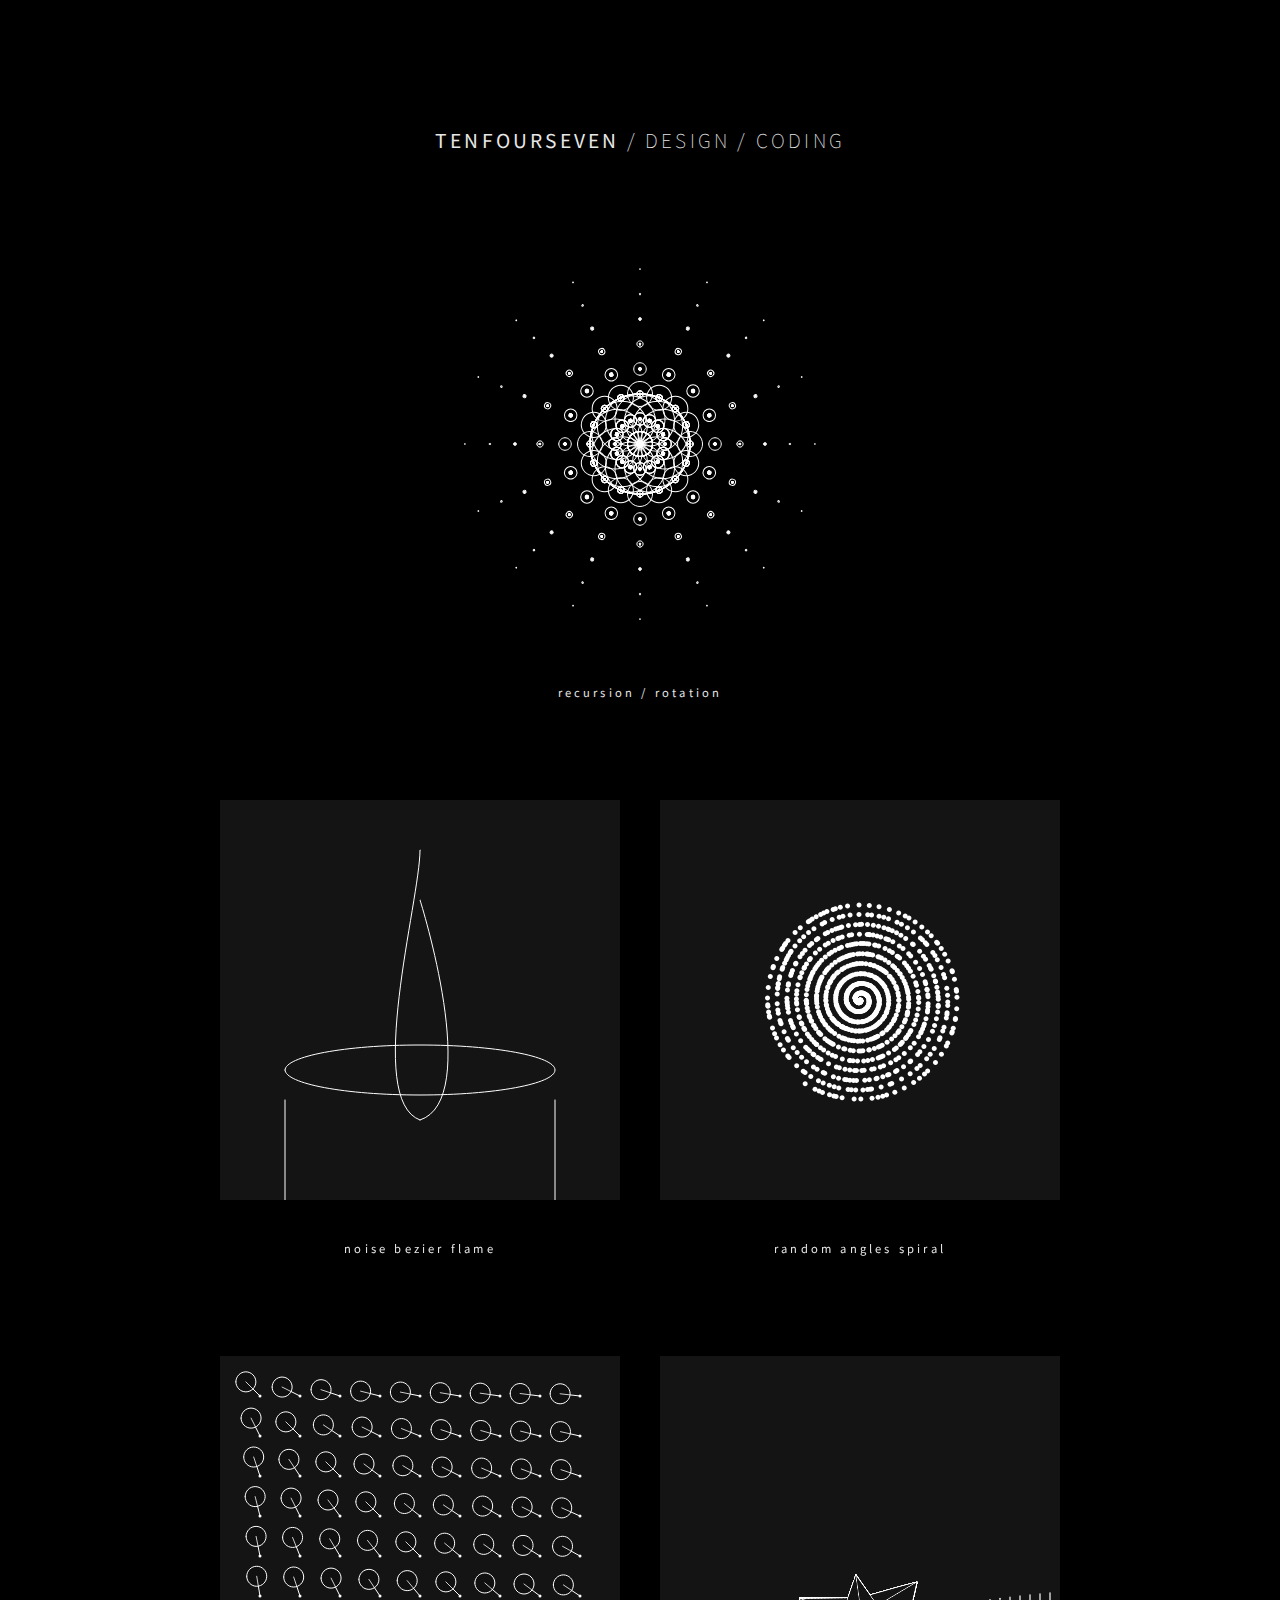
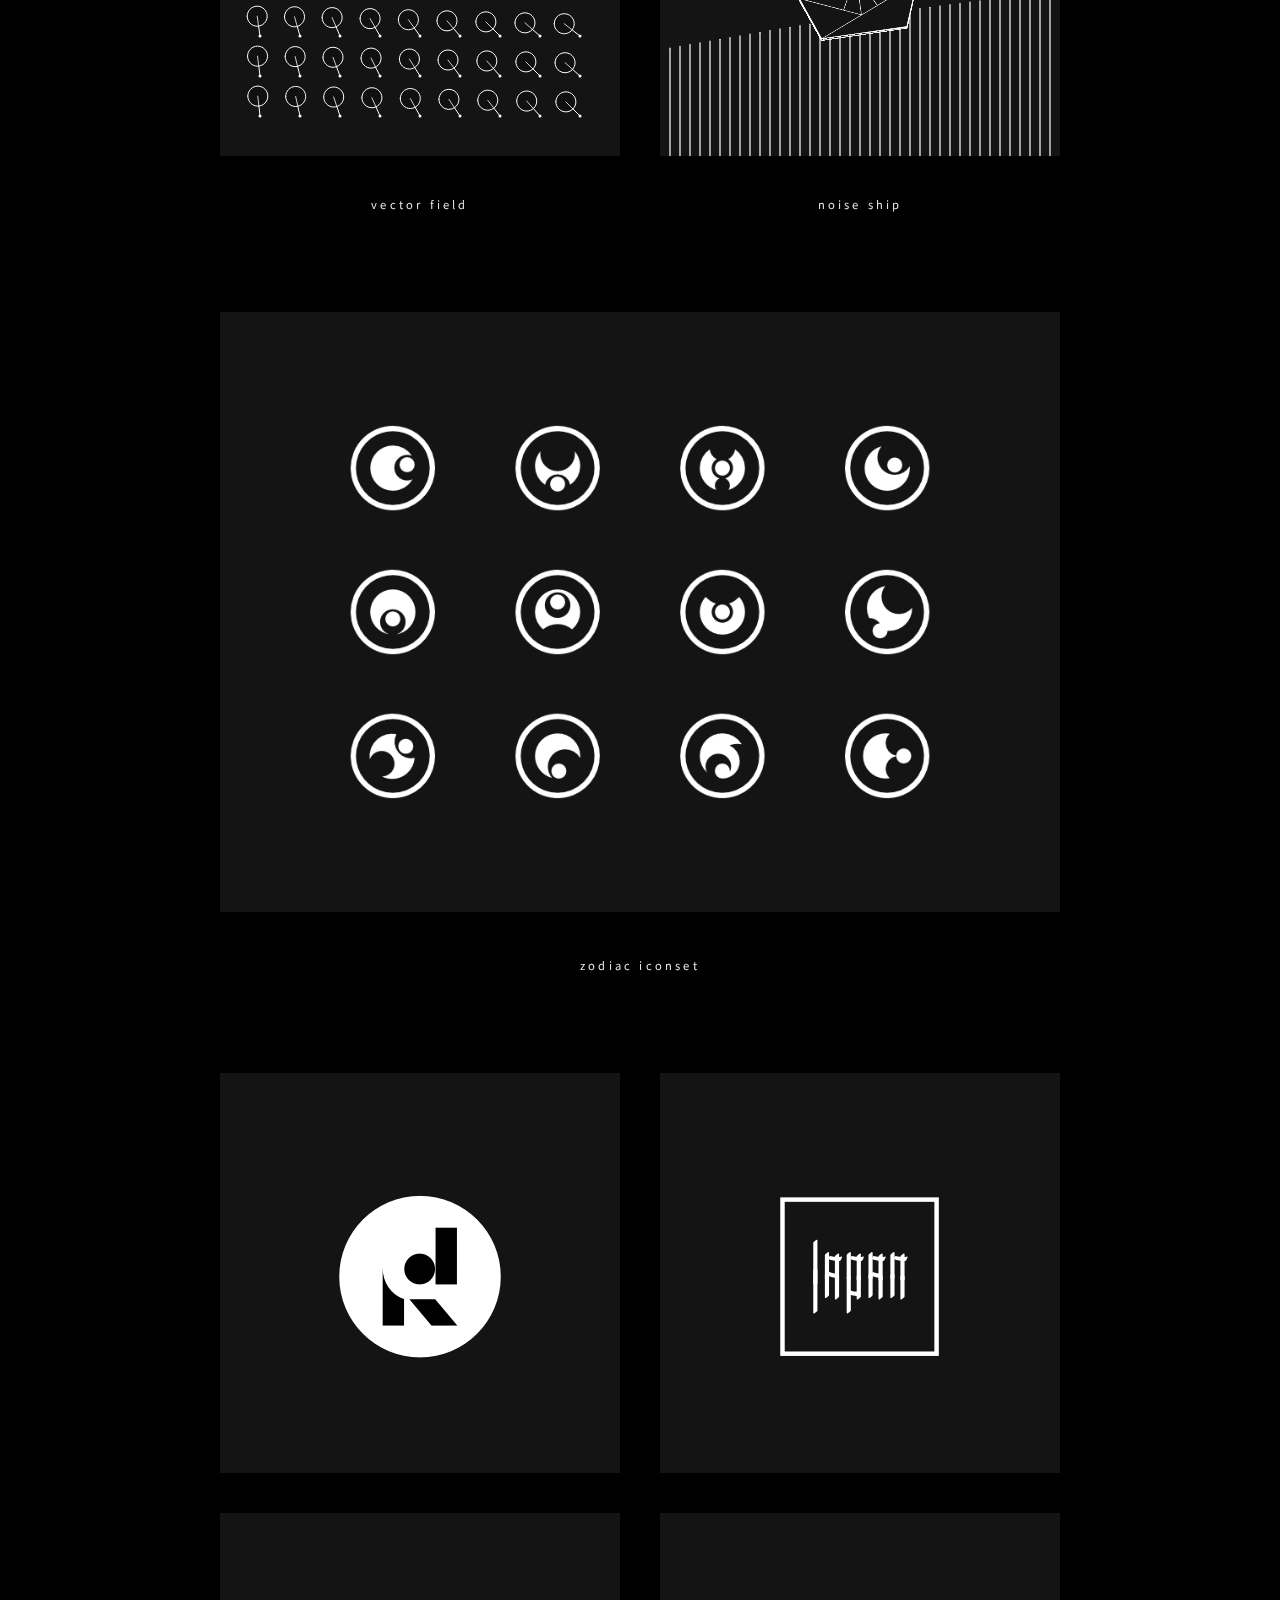
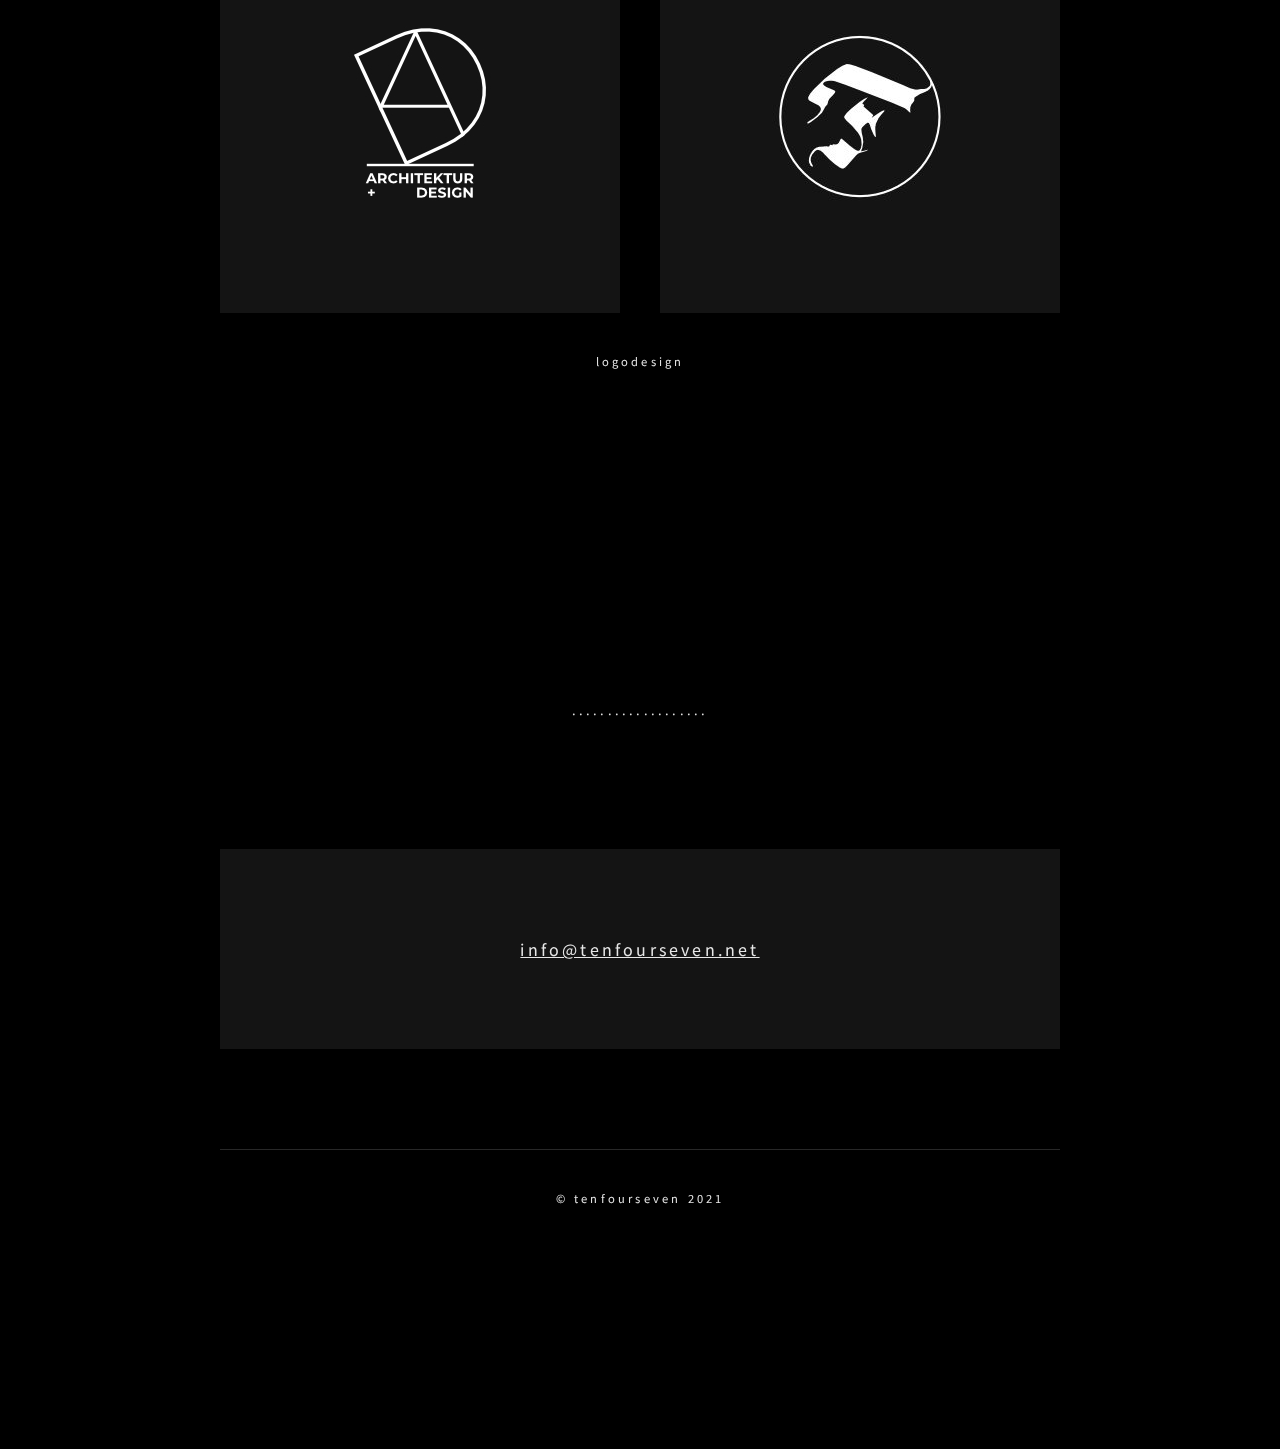
<file: index.html>
<!DOCTYPE html>
<html lang="en">
<head>
  <meta charset="UTF-8">
  <meta name="viewport" content="width=device-width, initial-scale=1.0, minimum-scale=1">
  <meta http-equiv="X-UA-Compatible" content="ie=edge">

  <link rel="icon" type="image/png" href="img/favicon.png">
 
  <link rel="preconnect" href="https://fonts.gstatic.com">
  <link href="https://fonts.googleapis.com/css2?family=Noto+Sans+JP:wght@100;400&display=swap" rel="stylesheet">

  <link rel="stylesheet" href="css/style.css">
  
  <title>tenfourseven.net</title>

</head>
<body>

  <!-- <nav>
    <div class="circle"></div>
    <ul>
      <li><a href="#">Home</a></li>
      <li><a href="#">Kontakt</a></li>
      <li><a href="#">About</a></li>
    </ul>
  </nav> -->
  
  
  <h1><span>tenfourseven </span>/ Design / Coding</h1>


  
  <div class="container">
    <div class="sketchbox wide">
      <div id="sketch1"></div>
      <p>recursion / rotation</p>
    </div>
    <div class="sketchbox">
      <div id="sketch2"></div>
      <p>noise bezier flame</p>
    </div>
    <div class="sketchbox">
      <div id="sketch3"></div>
      <p>random angles spiral</p>
    </div>
    <div class="sketchbox">
      <div id="sketch4"></div>
      <p>vector field</p>
    </div>
    <div class="sketchbox">
      <div id="sketch5"></div>
      <p>noise ship</p>
    </div>
    <div class="sketchbox wide">
      <img src="img/iconset.jpg" alt="Iconset">
      <p>zodiac iconset</p>
    </div>

    <div class="sketchbox wide ">
      <div class="logoset">
        <img src="img/logo1.jpg" alt="Logo 1">  
        <img src="img/logo2.jpg" alt="Logo 2"> 
        <img src="img/logo3.jpg" alt="Logo 3">
        <img src="img/logo4.jpg" alt="Logo 4">
      </div>
      <p>logodesign</p>
    </div>
   




    <div class="sketchbox wide">
      <div class="info">
        <p>...................</p>
      </div>
    </div>
    <div class="sketchbox wide">
      <div class="kontakt">
        <a class="mail"></a>
      </div>
    </div>
    
    
   
  </div>

  <footer>
    <p>&copy; tenfourseven 2021</p>
  </footer>

  <script src="libraries/p5.min.js"></script>
  <script src="js/mail.js"></script>
  <script src="js/sketch1.js"></script>
  <script src="js/sketch2.js"></script>
  <script src="js/sketch3.js"></script>
  <script src="js/sketch4.js"></script>
  <script src="js/sketch5.js"></script>
  <script src="js/main.js"></script>
</body>
</html>
</file>
<file: css/style.css>
* {
  margin: 0;
  padding: 0;
  -webkit-box-sizing: border-box;
   box-sizing: border-box;
}

body {
  text-align: center;
  /* font-family: 'Montserrat', sans-serif; */
  font-family: 'Noto Sans JP', sans-serif;
  background: rgb(0, 0, 0);
  color: rgb(231, 231, 231); 
}

nav {
  position: fixed;
  top: 0;
  right: 0;
  width: auto;
  height: 60px;
  background:rgb(0, 0, 0);
  display: flex;
  justify-content: flex-start;
  align-items: center;
  /* cursor: pointer; */
  /* transition: width 200ms ease; */
}

/* nav:hover {
  transition: width 200ms ease;
  width: 400px;
}

nav:hover > ul { display: block;} */


nav ul { list-style: none;  padding: 0 20px; }
nav ul li { display: inline-block; margin: 0 10px;}
nav ul li a { 
  color: rgb(231, 231, 231); 
  text-transform: uppercase;
  letter-spacing: .2rem;
  text-decoration: none;
  font-size: 0.8rem;
  font-weight: 200;
}


/* nav .circle {
  width: 40px;
  height: 40px;
  border-radius: 50%;
  border: 1px solid rgb(231, 231, 231);
} */

h1 {
  font-size: 1.2rem;
  text-transform: uppercase;
  font-weight: 100;
  letter-spacing: 0.2rem;
  margin-top: 14vh;
}

h1 span {
  font-weight: 400;
}

.container {
  max-width: 840px;
  margin: 10vh auto 0;
  display: grid;
  grid-template-columns: 1fr 1fr;
  column-gap: 40px;
  row-gap: 100px;
}

.logoset {
  max-width: 840px;
  display: grid;
  grid-template-columns: repeat(2, 1fr);
  column-gap: 40px;
  row-gap: 40px;
}


/* .sketchbox > div {
  min-height: 400px;
}  */

.sketchbox:nth-child(n+8) > div {
  min-height: 0;
}

.sketchbox > div canvas {
  display: block;
  margin: 0 auto;
}

.sketchbox.wide {
  grid-column: 1 / 3;
}

#sketch1, #sketch2, #sketch3, #sketch4, #sketch5 {
  min-height: 400px;
}

.sketchbox.wide img { 
  width: 100%;
  /* max-width: 400px;  */
  margin: 0 auto;
}

.kontakt, .info {
  margin-top: 200px;
  grid-column: 1 / 3;
  display:flex;
  justify-content: center;
  align-items: center;
  max-width: 840px;
  height: 200px;
  background: rgb(20, 20, 20);
}

.info { height: 80px; background: rgb(0, 0, 0);}
.kontakt { margin-top: 0; }

.info p {
  margin: 0;
  font-size: .8rem;
}

.mail {
  margin: 0;
  font-size: 1rem;
  color: rgb(231, 231, 231);
  letter-spacing: 0.2rem;
}



p {
  font-size: 0.7rem;
  letter-spacing: 0.2rem;
  margin-top: 40px;
}

footer {
  /* width: 840px; */
  max-width: 840px;
  border-top: 1px solid rgb(40, 40, 40);
  height: 300px;
  margin: 100px auto 0;
}

/* MEDIA */

@media screen and (max-width: 768px) {

  .container {
    grid-template-columns: 1fr;
  }

  .logoset {
    grid-template-columns: 1fr;
  }

  .sketchbox.wide { grid-column: unset; }
  .logoset img { max-width: 400px; }
  .kontakt, .info { grid-column: unset;}

}


@media screen and (max-width: 414px) {

  h1 {
    max-width: 400px;
    margin: 14vh auto 0;
  }

  

}

@media screen and (max-width: 400px) {

  #sketch1, #sketch2, #sketch3, #sketch4, #sketch5 {
    min-height: 320px;
  }

  #defaultCanvas0, 
  #defaultCanvas1, 
  #defaultCanvas2, 
  #defaultCanvas3, 
  #defaultCanvas4 {
    width: 320px !important;
    height: 320px !important;
  }

}
</file>
